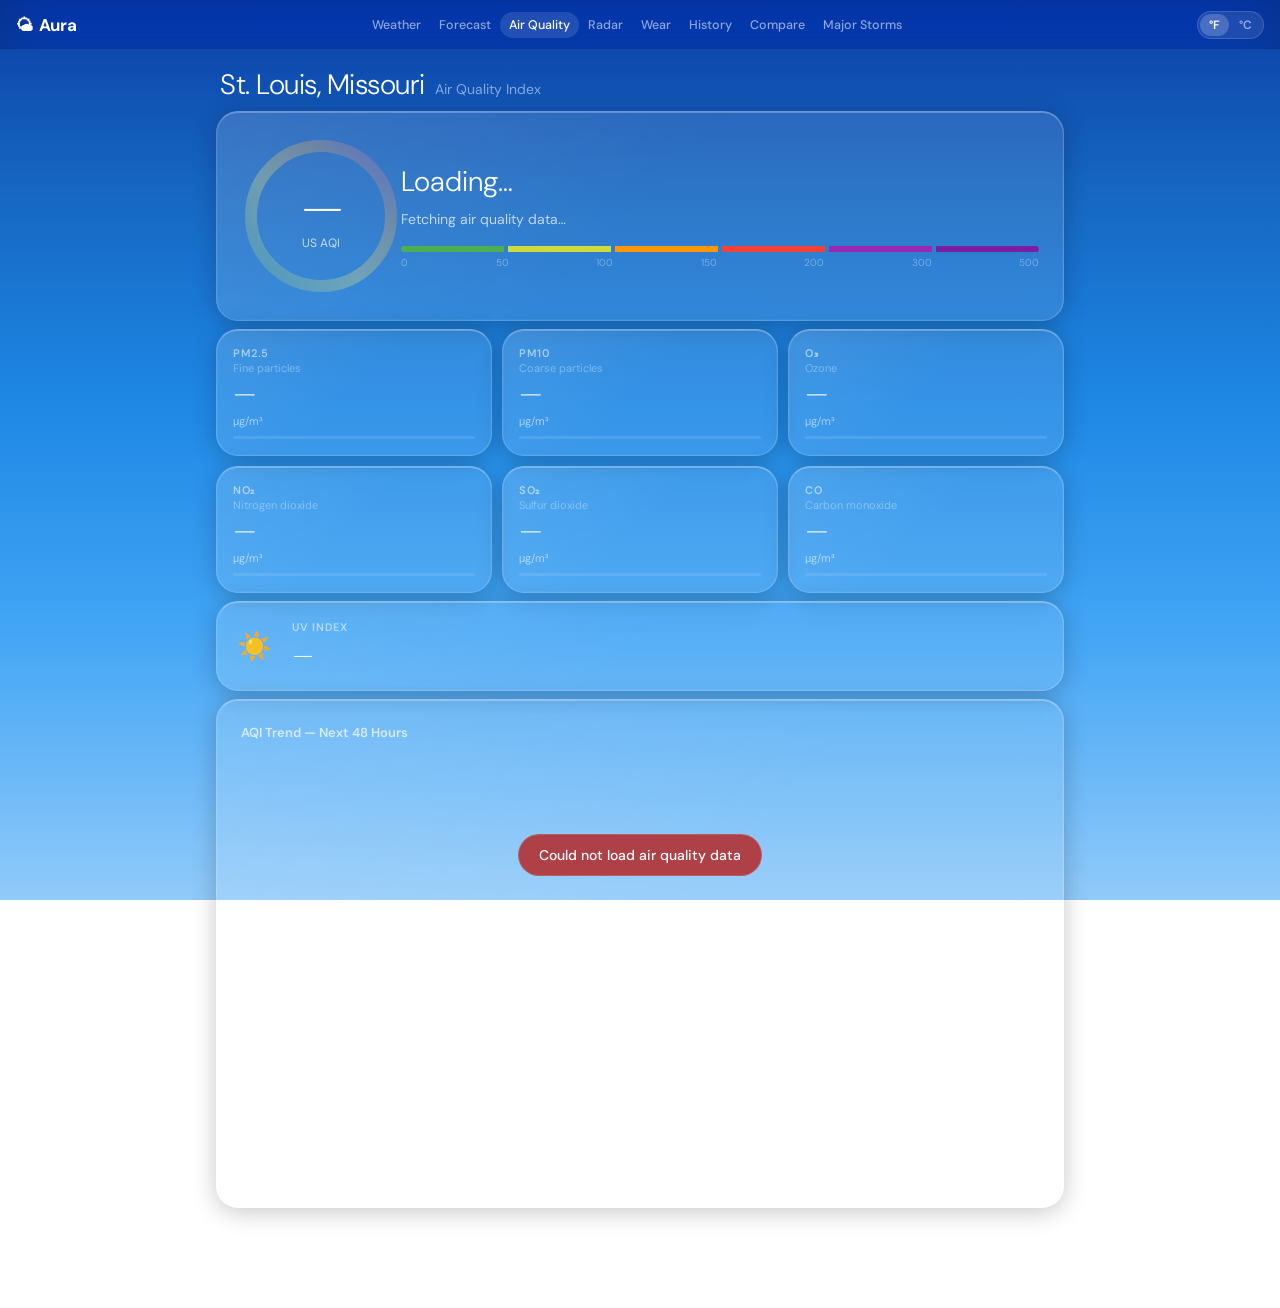
<file: air-quality.html>
<!DOCTYPE html>
<html lang="en">
<head>
  <meta charset="UTF-8" />
  <meta name="viewport" content="width=device-width, initial-scale=1.0" />
  <title>Air Quality — Aura Weather</title>
  <meta name="description" content="Real-time air quality index, pollutant levels, and health guidance for your location." />

  <link rel="stylesheet" href="css/animations.css" />
  <link rel="stylesheet" href="css/main.css" />
</head>
<body>

<div id="weather-bg"></div>
<div id="particles"></div>

<nav class="site-nav">
  <a href="index.html" class="nav-brand">
    <span class="nav-brand-icon">🌤</span>
    Aura
  </a>

  <div class="nav-links">
    <a href="index.html"       class="nav-link">Weather</a>
    <a href="forecast.html"    class="nav-link">Forecast</a>
    <a href="air-quality.html" class="nav-link active">Air Quality</a>
    <a href="radar.html"       class="nav-link">Radar</a>
    <a href="outfit.html"      class="nav-link">Wear</a>
    <a href="timemachine.html" class="nav-link">History</a>
    <a href="compare.html"     class="nav-link">Compare</a>
    <a href="storms.html"      class="nav-link">Major Storms</a>
  </div>

  <div class="nav-right">
    <div class="unit-toggle" id="unit-toggle" role="group">
      <span class="unit-opt active" data-unit="F">°F</span>
      <span class="unit-opt"        data-unit="C">°C</span>
    </div>
  </div>
</nav>

<main class="page-wrapper page-enter">

  <!-- Page heading -->
  <div style="padding:16px 4px 0;display:flex;align-items:baseline;gap:10px;">
    <h1 id="page-city"
        style="font-size:28px;font-weight:300;color:white;letter-spacing:-0.5px">—</h1>
    <span id="page-sub"
          style="font-size:14px;color:rgba(255,255,255,0.5)">Air Quality Index</span>
  </div>

  <!-- AQI hero -->
  <div class="glass aqi-hero-card">
    <div class="aqi-ring-wrap">
      <svg class="aqi-ring-svg" viewBox="0 0 160 160" aria-hidden="true">
        <!-- Background track -->
        <circle cx="80" cy="80" r="70" fill="none"
                stroke="rgba(255,255,255,0.1)" stroke-width="12"/>
        <!-- Colorized track (decorative) -->
        <circle cx="80" cy="80" r="70" fill="none"
                stroke="url(#aqiGrad)" stroke-width="12"
                stroke-dasharray="440" stroke-dashoffset="0"
                opacity="0.2" stroke-linecap="round"/>
        <!-- Progress arc -->
        <circle id="aqi-arc" cx="80" cy="80" r="70" fill="none"
                stroke="#4CAF50" stroke-width="12"
                stroke-dasharray="440" stroke-dashoffset="440"
                stroke-linecap="round"
                style="transition: stroke-dashoffset 1.5s cubic-bezier(0.4,0,0.2,1),
                                   stroke 0.8s ease"/>
        <defs>
          <linearGradient id="aqiGrad" x1="0" y1="0" x2="1" y2="1">
            <stop offset="0%"   stop-color="#4CAF50"/>
            <stop offset="40%"  stop-color="#FFEB3B"/>
            <stop offset="70%"  stop-color="#FF9800"/>
            <stop offset="100%" stop-color="#9C27B0"/>
          </linearGradient>
        </defs>
      </svg>
      <div class="aqi-ring-center">
        <div class="aqi-number" id="aqi-number">—</div>
        <div class="aqi-label">US AQI</div>
      </div>
    </div>

    <div class="aqi-info">
      <div class="aqi-category" id="aqi-category">Loading…</div>
      <div class="aqi-guidance" id="aqi-guidance">Fetching air quality data…</div>

      <!-- AQI scale bar -->
      <div class="aqi-scale" aria-hidden="true">
        <div class="aqi-scale-seg" style="background:#4CAF50"></div>
        <div class="aqi-scale-seg" style="background:#CDDC39"></div>
        <div class="aqi-scale-seg" style="background:#FF9800"></div>
        <div class="aqi-scale-seg" style="background:#F44336"></div>
        <div class="aqi-scale-seg" style="background:#9C27B0"></div>
        <div class="aqi-scale-seg" style="background:#7B1FA2"></div>
      </div>
      <div style="display:flex;justify-content:space-between;margin-top:4px;
                  font-size:10px;color:rgba(255,255,255,0.35)">
        <span>0</span><span>50</span><span>100</span>
        <span>150</span><span>200</span><span>300</span><span>500</span>
      </div>
    </div>
  </div>

  <!-- Pollutant cards grid -->
  <div class="pollutant-grid" id="pollutant-grid">
    <!-- PM2.5 -->
    <div class="glass pollutant-card" id="pm25-card">
      <div class="pollutant-name">PM2.5</div>
      <div class="pollutant-full-name">Fine particles</div>
      <div class="pollutant-value" id="pm25-val">—</div>
      <div class="pollutant-unit">μg/m³</div>
      <div class="pollutant-bar-track">
        <div class="pollutant-bar-fill" id="pm25-bar"
             style="width:0%;background:linear-gradient(90deg,#64B5F6,#1976D2)"></div>
      </div>
    </div>
    <!-- PM10 -->
    <div class="glass pollutant-card" id="pm10-card">
      <div class="pollutant-name">PM10</div>
      <div class="pollutant-full-name">Coarse particles</div>
      <div class="pollutant-value" id="pm10-val">—</div>
      <div class="pollutant-unit">μg/m³</div>
      <div class="pollutant-bar-track">
        <div class="pollutant-bar-fill" id="pm10-bar"
             style="width:0%;background:linear-gradient(90deg,#81C784,#388E3C)"></div>
      </div>
    </div>
    <!-- Ozone -->
    <div class="glass pollutant-card" id="ozone-card">
      <div class="pollutant-name">O₃</div>
      <div class="pollutant-full-name">Ozone</div>
      <div class="pollutant-value" id="ozone-val">—</div>
      <div class="pollutant-unit">μg/m³</div>
      <div class="pollutant-bar-track">
        <div class="pollutant-bar-fill" id="ozone-bar"
             style="width:0%;background:linear-gradient(90deg,#FFD54F,#F57F17)"></div>
      </div>
    </div>
    <!-- NO2 -->
    <div class="glass pollutant-card" id="no2-card">
      <div class="pollutant-name">NO₂</div>
      <div class="pollutant-full-name">Nitrogen dioxide</div>
      <div class="pollutant-value" id="no2-val">—</div>
      <div class="pollutant-unit">μg/m³</div>
      <div class="pollutant-bar-track">
        <div class="pollutant-bar-fill" id="no2-bar"
             style="width:0%;background:linear-gradient(90deg,#CE93D8,#7B1FA2)"></div>
      </div>
    </div>
    <!-- SO2 -->
    <div class="glass pollutant-card" id="so2-card">
      <div class="pollutant-name">SO₂</div>
      <div class="pollutant-full-name">Sulfur dioxide</div>
      <div class="pollutant-value" id="so2-val">—</div>
      <div class="pollutant-unit">μg/m³</div>
      <div class="pollutant-bar-track">
        <div class="pollutant-bar-fill" id="so2-bar"
             style="width:0%;background:linear-gradient(90deg,#FFAB91,#E64A19)"></div>
      </div>
    </div>
    <!-- CO -->
    <div class="glass pollutant-card" id="co-card">
      <div class="pollutant-name">CO</div>
      <div class="pollutant-full-name">Carbon monoxide</div>
      <div class="pollutant-value" id="co-val">—</div>
      <div class="pollutant-unit">μg/m³</div>
      <div class="pollutant-bar-track">
        <div class="pollutant-bar-fill" id="co-bar"
             style="width:0%;background:linear-gradient(90deg,#A5D6A7,#2E7D32)"></div>
      </div>
    </div>
  </div>

  <!-- UV Index banner (from AQ API) -->
  <div class="glass module-card" id="uv-banner"
       style="flex-direction:row;align-items:center;gap:20px;min-height:0;padding:18px 20px;margin:0">
    <span style="font-size:28px">☀️</span>
    <div>
      <div class="card-label" style="margin-bottom:4px">UV Index</div>
      <div style="font-size:26px;font-weight:200;color:white">
        <span id="aq-uv-num">—</span>
        <span style="font-size:14px;color:rgba(255,255,255,0.6);margin-left:6px" id="aq-uv-cat"></span>
      </div>
    </div>
    <div style="margin-left:auto;font-size:13px;color:rgba(255,255,255,0.5);max-width:220px;text-align:right"
         id="uv-advice"></div>
  </div>

  <!-- AQI hourly chart -->
  <div class="glass aqi-chart-card">
    <div class="forecast-chart-title">
      AQI Trend — Next 48 Hours
    </div>
    <canvas id="aqi-chart" height="160"></canvas>
  </div>

</main>

<div id="loading-overlay"><div class="spinner"></div></div>
<div id="toast" role="alert"></div>

<script src="js/codes.js"></script>
<script src="js/utils.js"></script>
<script src="js/api.js"></script>
<script src="js/aqi.js"></script>
</body>
</html>
</file>
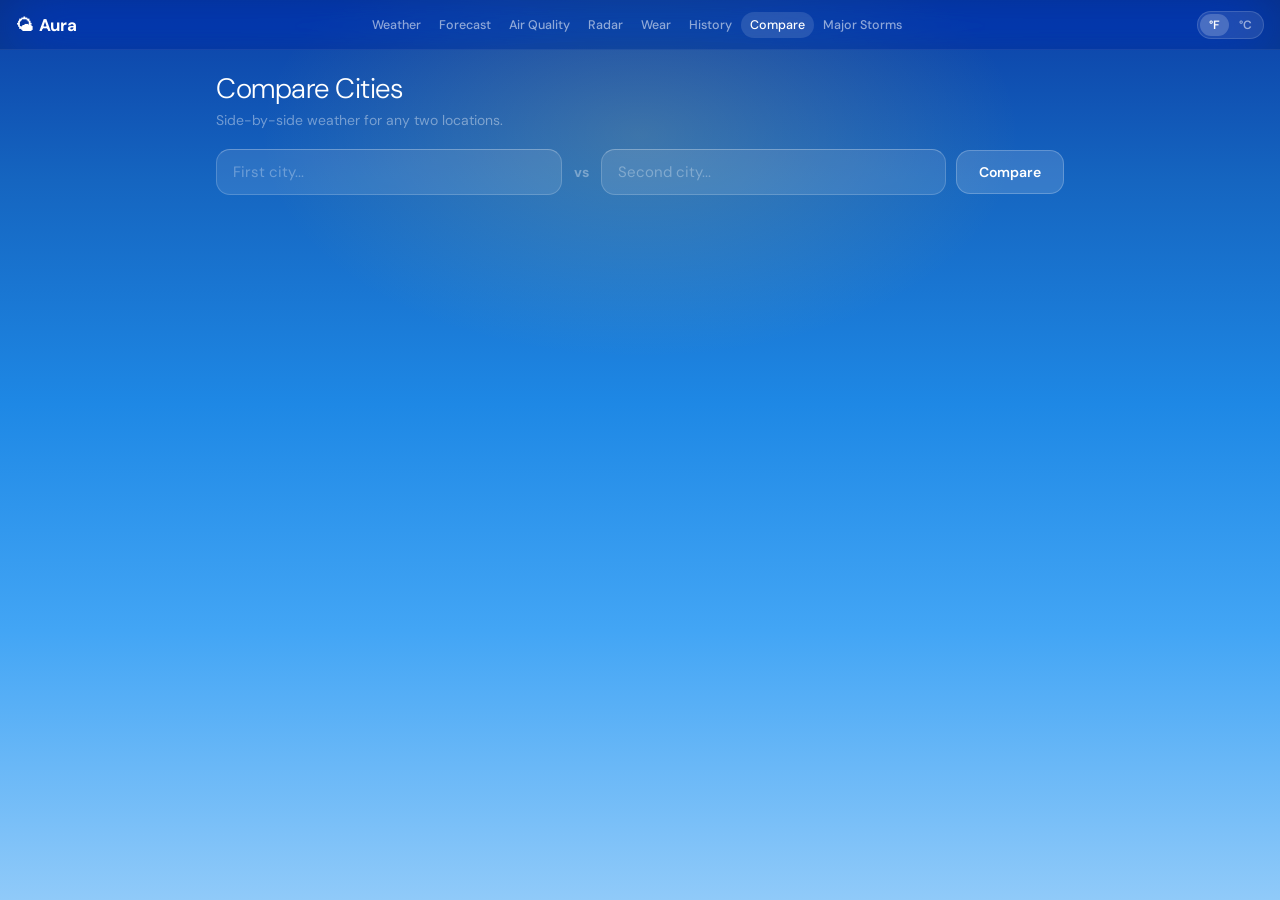
<file: compare.html>
<!DOCTYPE html>
<html lang="en">
<head>
  <meta charset="UTF-8"/>
  <meta name="viewport" content="width=device-width, initial-scale=1.0"/>
  <title>Compare Cities — Aura Weather</title>
  <link rel="stylesheet" href="css/animations.css"/>
  <link rel="stylesheet" href="css/main.css"/>
  <style>
    .cmp-page { max-width: 880px; margin: 0 auto; padding: 0 16px 80px; }
    .cmp-heading { font-size: 28px; font-weight: 300; color: white; letter-spacing: -0.5px; margin: 20px 0 4px; }
    .cmp-sub { font-size: 14px; color: rgba(255,255,255,0.40); margin-bottom: 20px; }

    /* Search bar row */
    .cmp-search-row { display: flex; align-items: center; gap: 10px; margin-bottom: 14px; }
    .cmp-search-wrap { flex: 1; position: relative; }
    .cmp-search-input { width: 100%; background: rgba(255,255,255,0.10); border: 1px solid rgba(255,255,255,0.18); border-top-color: rgba(255,255,255,0.28); border-radius: 14px; padding: 12px 16px; font-size: 15px; color: white; font-family: inherit; outline: none; transition: all 0.18s; }
    .cmp-search-input::placeholder { color: rgba(255,255,255,0.30); }
    .cmp-search-input:focus { background: rgba(255,255,255,0.14); border-color: rgba(255,255,255,0.35); }
    .cmp-drop { position: absolute; top: calc(100% + 6px); left: 0; right: 0; z-index: 200; border-radius: 14px; overflow: hidden; display: none; max-height: 280px; overflow-y: auto; background: rgba(14,16,30,0.96); backdrop-filter: blur(40px); border: 1px solid rgba(255,255,255,0.14); box-shadow: 0 8px 40px rgba(0,0,0,0.55); }
    .cmp-drop.open { display: block; }
    .cmp-drop-item { padding: 11px 16px; cursor: pointer; border-bottom: 1px solid rgba(255,255,255,0.06); transition: background 0.12s; }
    .cmp-drop-item:hover { background: rgba(255,255,255,0.08); }
    .cmp-vs { font-size: 14px; font-weight: 700; color: rgba(255,255,255,0.35); padding: 0 2px; flex-shrink: 0; }
    #cmp-go { padding: 12px 22px; border-radius: 14px; background: rgba(255,255,255,0.14); border: 1px solid rgba(255,255,255,0.22); color: white; font-size: 14px; font-weight: 600; font-family: inherit; cursor: pointer; transition: all 0.15s; white-space: nowrap; }
    #cmp-go:hover { background: rgba(255,255,255,0.24); }

    /* Dual hero */
    .cmp-heroes { display: grid; grid-template-columns: 1fr 1fr; gap: 12px; margin-bottom: 12px; }
    .cmp-hero { padding: 20px; border-radius: 20px; }
    .cmp-hero-city { font-size: 20px; font-weight: 600; color: white; }
    .cmp-hero-state { font-size: 12px; color: rgba(255,255,255,0.40); margin-bottom: 8px; }
    .cmp-hero-icon { font-size: 36px; line-height: 1; margin-bottom: 4px; }
    .cmp-hero-temp { font-size: 48px; font-weight: 200; color: white; letter-spacing: -2px; line-height: 1; }
    .cmp-hero-condition { font-size: 14px; color: rgba(255,255,255,0.55); margin-top: 4px; }
    .cmp-hero-hilo { font-size: 13px; color: rgba(255,255,255,0.45); margin-top: 6px; display: flex; gap: 8px; }

    /* Metrics */
    .cmp-metrics-card { padding: 18px 20px; margin-bottom: 12px; }
    .cmp-metrics-header { display: flex; justify-content: space-between; margin-bottom: 14px; }
    .cmp-city-legend { font-size: 12px; font-weight: 600; display: flex; gap: 16px; }
    .legend-a { color: #64B5F6; } .legend-b { color: #F48FB1; }
    .cmp-metrics-list { display: flex; flex-direction: column; gap: 12px; }
    .metric-label { font-size: 11px; font-weight: 600; text-transform: uppercase; letter-spacing: 0.5px; color: rgba(255,255,255,0.35); margin-bottom: 5px; }
    .metric-row { display: flex; align-items: center; gap: 10px; }
    .metric-val-a, .metric-val-b { font-size: 15px; font-weight: 600; color: rgba(255,255,255,0.55); min-width: 60px; }
    .metric-val-a { text-align: right; } .metric-val-b { text-align: left; }
    .metric-val-a.winner, .metric-val-b.winner { color: white; }
    .metric-bars { flex: 1; display: flex; flex-direction: column; gap: 4px; }
    .metric-bar-wrap { height: 4px; background: rgba(255,255,255,0.08); border-radius: 2px; overflow: hidden; }
    .metric-bar-fill { height: 100%; border-radius: 2px; transition: width 0.8s cubic-bezier(0.4,0,0.2,1); }

    /* Chart */
    .cmp-chart-card { padding: 20px; margin-bottom: 12px; }
    .cmp-chart-header { display: flex; align-items: center; justify-content: space-between; margin-bottom: 14px; }
    .cmp-chart-title { font-size: 12px; font-weight: 600; text-transform: uppercase; letter-spacing: 0.5px; color: rgba(255,255,255,0.40); }
    .cmp-legend { display: flex; gap: 16px; }
    .cmp-legend-item { display: flex; align-items: center; gap: 6px; font-size: 12px; color: rgba(255,255,255,0.50); }
    .cmp-legend-dot { width: 10px; height: 3px; border-radius: 2px; }
    #cmp-chart { width: 100%; display: block; }

    @media (max-width: 560px) {
      .cmp-search-row { flex-wrap: wrap; }
      .cmp-search-wrap { flex: 1 1 calc(50% - 20px); }
      .cmp-vs { display: none; }
      .cmp-heroes { grid-template-columns: 1fr; }
      .metric-val-a, .metric-val-b { min-width: 48px; font-size: 13px; }
    }
  </style>
</head>
<body>
<div id="weather-bg" class="bg-partly-day"></div>
<div id="particles" aria-hidden="true"></div>

<nav class="site-nav">
  <a href="index.html" class="nav-brand"><span class="nav-brand-icon">🌤</span>Aura</a>
  <div class="nav-links">
    <a href="index.html"       class="nav-link">Weather</a>
    <a href="forecast.html"    class="nav-link">Forecast</a>
    <a href="air-quality.html" class="nav-link">Air Quality</a>
    <a href="radar.html"       class="nav-link">Radar</a>
    <a href="outfit.html"      class="nav-link">Wear</a>
    <a href="timemachine.html" class="nav-link">History</a>
    <a href="compare.html"     class="nav-link active">Compare</a>
    <a href="storms.html"      class="nav-link">Major Storms</a>
  </div>
  <div class="nav-right">
    <div class="unit-toggle" id="unit-toggle" role="group">
      <span class="unit-opt active" data-unit="F">°F</span>
      <span class="unit-opt"        data-unit="C">°C</span>
    </div>
  </div>
</nav>

<div class="cmp-page page-enter">
  <h1 class="cmp-heading">Compare Cities</h1>
  <p class="cmp-sub">Side-by-side weather for any two locations.</p>

  <div class="cmp-search-row">
    <div class="cmp-search-wrap">
      <input class="cmp-search-input" id="search-a" placeholder="First city..." autocomplete="off"/>
      <div class="cmp-drop" id="drop-a"></div>
    </div>
    <span class="cmp-vs">vs</span>
    <div class="cmp-search-wrap">
      <input class="cmp-search-input" id="search-b" placeholder="Second city..." autocomplete="off"/>
      <div class="cmp-drop" id="drop-b"></div>
    </div>
    <button id="cmp-go">Compare</button>
  </div>

  <div id="cmp-result" style="display:none">
    <div class="cmp-heroes">
      <div class="glass cmp-hero" id="cmp-hero-a">
        <div class="cmp-hero-city" id="cmp-a-city">—</div>
        <div class="cmp-hero-state" id="cmp-a-state">—</div>
        <div class="cmp-hero-icon" id="cmp-a-icon">—</div>
        <div class="cmp-hero-temp" id="cmp-a-temp">—</div>
        <div class="cmp-hero-condition" id="cmp-a-condition">—</div>
        <div class="cmp-hero-hilo"><span id="cmp-a-high">—</span><span id="cmp-a-low">—</span></div>
      </div>
      <div class="glass cmp-hero" id="cmp-hero-b">
        <div class="cmp-hero-city" id="cmp-b-city">—</div>
        <div class="cmp-hero-state" id="cmp-b-state">—</div>
        <div class="cmp-hero-icon" id="cmp-b-icon">—</div>
        <div class="cmp-hero-temp" id="cmp-b-temp">—</div>
        <div class="cmp-hero-condition" id="cmp-b-condition">—</div>
        <div class="cmp-hero-hilo"><span id="cmp-b-high">—</span><span id="cmp-b-low">—</span></div>
      </div>
    </div>

    <div class="glass cmp-metrics-card">
      <div class="cmp-metrics-header">
        <div class="cmp-city-legend">
          <span class="legend-a" id="legend-a-name">City A</span>
          <span class="legend-b" id="legend-b-name">City B</span>
        </div>
      </div>
      <div class="cmp-metrics-list">
        <div id="metric-temp"></div>
        <div id="metric-feels"></div>
        <div id="metric-humidity"></div>
        <div id="metric-wind"></div>
        <div id="metric-uv"></div>
        <div id="metric-pressure"></div>
        <div id="metric-precip"></div>
      </div>
    </div>

    <div class="glass cmp-chart-card">
      <div class="cmp-chart-header">
        <div class="cmp-chart-title">7-Day High Temperature</div>
        <div class="cmp-legend">
          <div class="cmp-legend-item"><div class="cmp-legend-dot" style="background:#64B5F6"></div><span id="chart-legend-a">City A</span></div>
          <div class="cmp-legend-item"><div class="cmp-legend-dot" style="background:#F48FB1"></div><span id="chart-legend-b">City B</span></div>
        </div>
      </div>
      <canvas id="cmp-chart"></canvas>
    </div>
  </div>
</div>

<div id="loading-overlay"><div class="spinner"></div></div>
<div id="toast" role="alert"></div>

<script src="js/codes.js"></script>
<script src="js/utils.js"></script>
<script src="js/api.js"></script>
<script src="js/compare.js"></script>
</body>
</html>
</file>
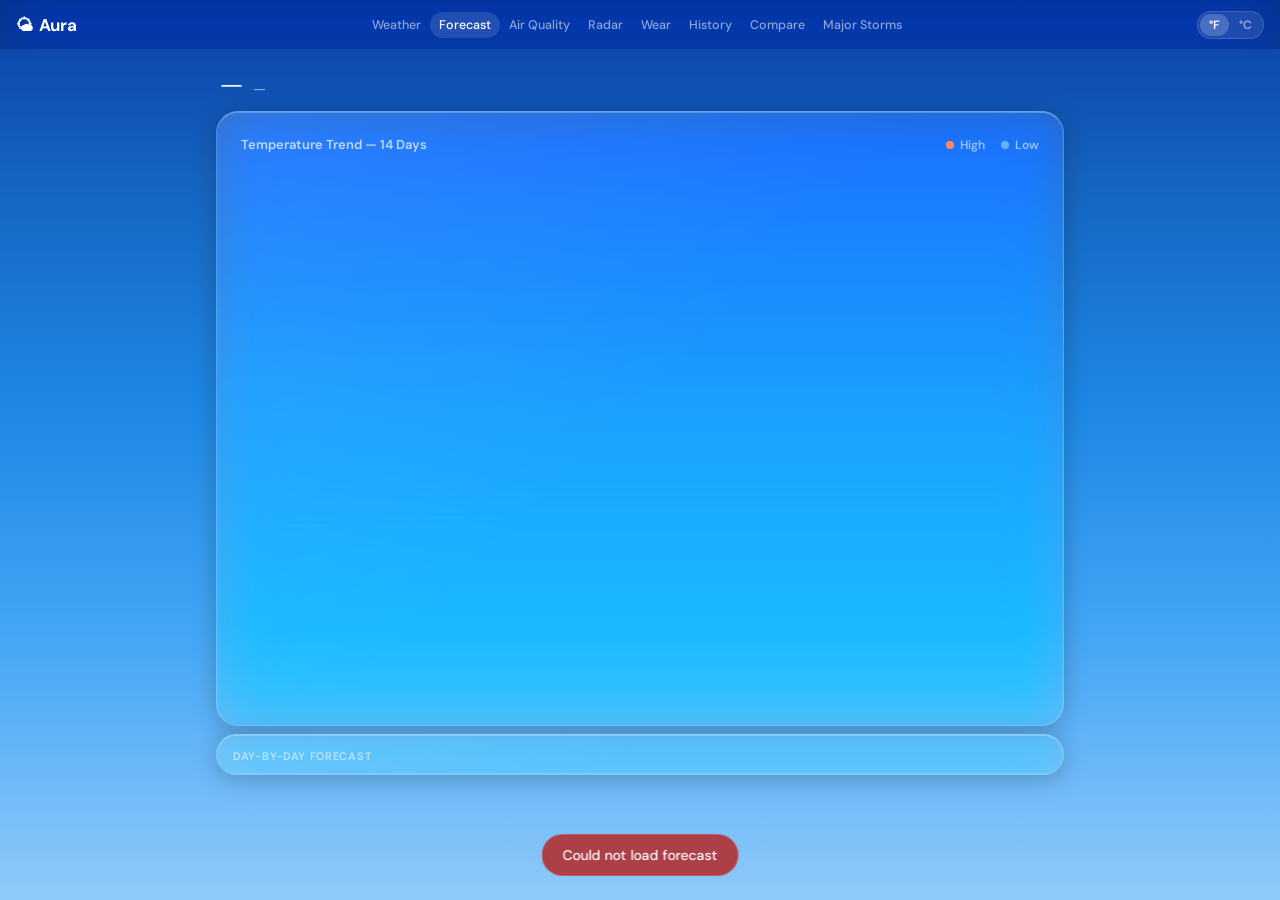
<file: forecast.html>
<!DOCTYPE html>
<html lang="en">
<head>
  <meta charset="UTF-8" />
  <meta name="viewport" content="width=device-width, initial-scale=1.0" />
  <title>Forecast — Aura Weather</title>
  <meta name="description" content="Extended 14-day weather forecast with hourly breakdowns and temperature trends." />

  <link rel="stylesheet" href="css/animations.css" />
  <link rel="stylesheet" href="css/main.css" />
</head>
<body>

<div id="weather-bg"></div>
<div id="particles"></div>

<nav class="site-nav">
  <a href="index.html" class="nav-brand">
    <span class="nav-brand-icon">🌤</span>
    Aura
  </a>

  <div class="nav-links">
    <a href="index.html"       class="nav-link">Weather</a>
    <a href="forecast.html"    class="nav-link active">Forecast</a>
    <a href="air-quality.html" class="nav-link">Air Quality</a>
    <a href="radar.html"       class="nav-link">Radar</a>
    <a href="outfit.html"      class="nav-link">Wear</a>
    <a href="timemachine.html" class="nav-link">History</a>
    <a href="compare.html"     class="nav-link">Compare</a>
    <a href="storms.html"      class="nav-link">Major Storms</a>
  </div>

  <div class="nav-right">
    <div class="unit-toggle" id="unit-toggle" role="group">
      <span class="unit-opt active" data-unit="F">°F</span>
      <span class="unit-opt"        data-unit="C">°C</span>
    </div>
  </div>
</nav>

<main class="page-wrapper page-enter">

  <!-- Location heading -->
  <div style="padding: 16px 4px 0; display:flex; align-items:baseline; gap:10px;">
    <h1 id="page-city"
        style="font-size:28px;font-weight:300;color:white;letter-spacing:-0.5px">—</h1>
    <span id="page-date"
          style="font-size:15px;color:rgba(255,255,255,0.55)">—</span>
  </div>

  <!-- Temperature chart card -->
  <div class="glass forecast-chart-card">
    <div class="forecast-chart-title">
      Temperature Trend — 14 Days
      <div class="chart-legend">
        <div class="legend-item">
          <div class="legend-dot" style="background:#FF8A65"></div>
          High
        </div>
        <div class="legend-item">
          <div class="legend-dot" style="background:#64B5F6"></div>
          Low
        </div>
      </div>
    </div>
    <canvas id="temp-chart" height="200"></canvas>
  </div>

  <!-- 14-day list with expandable hourly rows -->
  <div class="glass forecast-list-card" id="forecast-list">
    <div class="section-label">Day-by-Day Forecast</div>
    <div id="forecast-rows"></div>
  </div>

</main>

<div id="loading-overlay"><div class="spinner"></div></div>
<div id="toast" role="alert"></div>

<script src="js/codes.js"></script>
<script src="js/utils.js"></script>
<script src="js/api.js"></script>
<script src="js/forecast.js"></script>
</body>
</html>
</file>
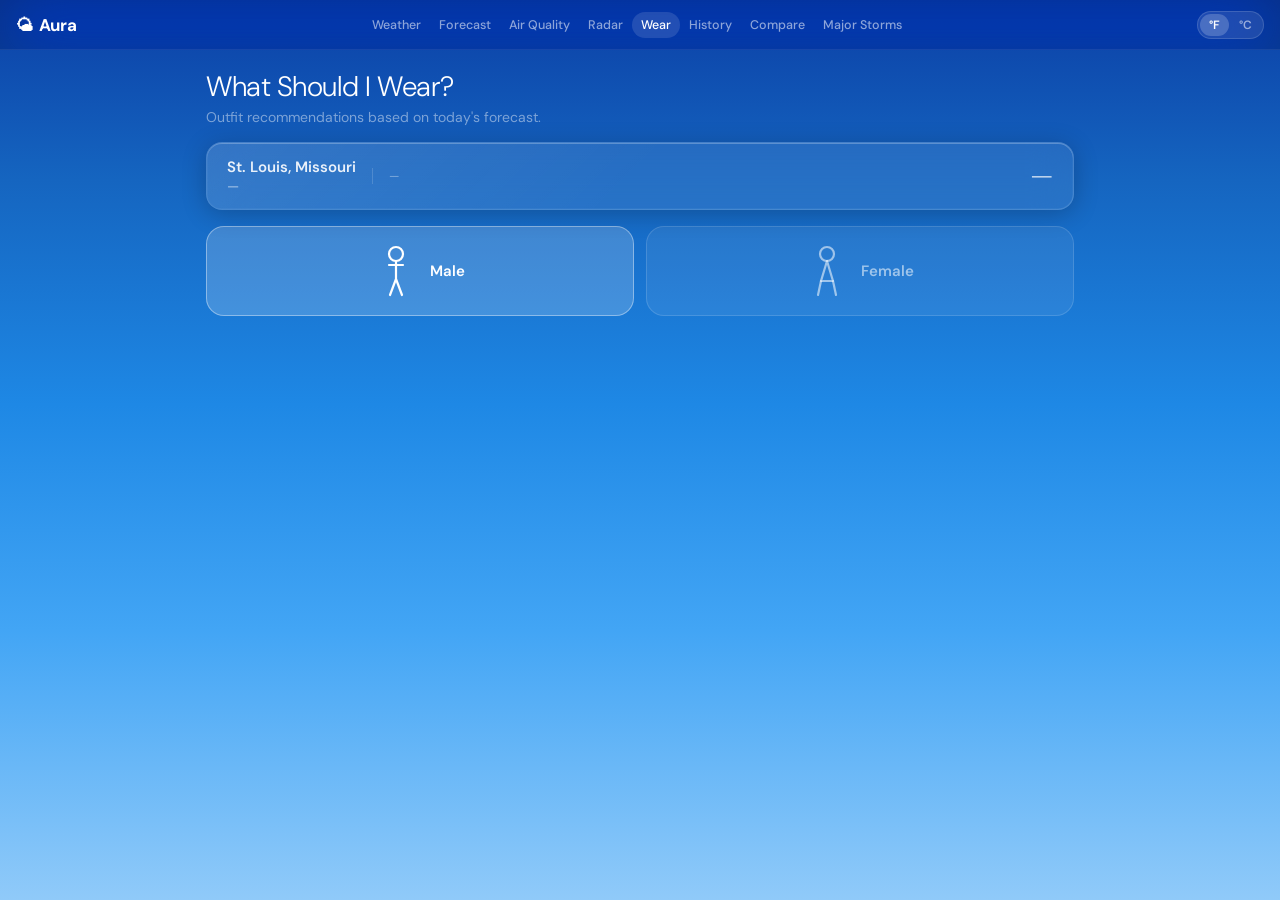
<file: outfit.html>
<!DOCTYPE html>
<html lang="en">
<head>
  <meta charset="UTF-8"/>
  <meta name="viewport" content="width=device-width, initial-scale=1.0"/>
  <title>What Should I Wear — Aura Weather</title>
  <link rel="stylesheet" href="css/animations.css"/>
  <link rel="stylesheet" href="css/main.css"/>
  <style>
    /* ── Outfit page specific ─────────────────────── */
    .outfit-page { max-width: 900px; margin: 0 auto; padding: 0 16px 80px; }

    /* Context bar */
    .outfit-context-bar {
      display: flex; align-items: center; gap: 16px;
      padding: 14px 20px; margin: 12px 0;
      background: rgba(255,255,255,0.08);
      border: 1px solid rgba(255,255,255,0.14);
      border-radius: 16px; backdrop-filter: blur(20px);
    }
    .outfit-location-name {
      font-size: 15px; font-weight: 600; color: rgba(255,255,255,0.9);
    }
    .outfit-temp-display {
      font-size: 28px; font-weight: 200; color: white; letter-spacing: -1px;
      margin-left: auto;
    }
    .outfit-condition-text {
      font-size: 14px; color: rgba(255,255,255,0.6);
    }
    .outfit-feels-text {
      font-size: 12px; color: rgba(255,255,255,0.4);
      border-left: 1px solid rgba(255,255,255,0.15); padding-left: 16px;
    }

    /* Gender selector */
    .gender-selector {
      display: flex; gap: 12px; margin: 16px 0;
    }
    .gender-card {
      flex: 1; display: flex; align-items: center; justify-content: center;
      gap: 14px; padding: 18px 24px; border-radius: 18px; cursor: pointer;
      background: rgba(255,255,255,0.07);
      border: 1px solid rgba(255,255,255,0.14);
      transition: all 0.2s ease; font-family: inherit;
      color: rgba(255,255,255,0.55); font-size: 15px; font-weight: 600;
    }
    .gender-card:hover { background: rgba(255,255,255,0.12); color: white; }
    .gender-card.active {
      background: rgba(255,255,255,0.18);
      border-color: rgba(255,255,255,0.38);
      color: white;
    }
    .gender-figure {
      width: 40px; height: 52px; flex-shrink: 0;
    }

    /* Outfit grid */
    .outfit-grid { margin: 8px 0; }
    .outfit-section { margin-bottom: 24px; }
    .outfit-section-label {
      font-size: 11px; font-weight: 700; letter-spacing: 0.8px;
      text-transform: uppercase; color: rgba(255,255,255,0.4);
      margin-bottom: 10px; padding: 0 2px;
    }
    .outfit-items-row {
      display: flex; gap: 10px; flex-wrap: wrap;
    }
    .outfit-item-card {
      display: flex; flex-direction: column; align-items: center;
      padding: 16px 12px 14px;
      background: rgba(255,255,255,0.07);
      border: 1px solid rgba(255,255,255,0.12);
      border-top-color: rgba(255,255,255,0.20);
      border-radius: 18px; min-width: 120px; max-width: 140px; flex: 1;
      backdrop-filter: blur(16px);
      transition: transform 0.2s ease, background 0.2s ease;
      animation: card-in 0.35s ease both;
      cursor: default;
    }
    .outfit-item-card:hover {
      transform: translateY(-3px);
      background: rgba(255,255,255,0.12);
    }
    .outfit-icon {
      width: 80px; height: 68px;
      display: flex; align-items: center; justify-content: center;
      margin-bottom: 10px;
    }
    .outfit-icon svg { width: 100%; height: 100%; overflow: visible; }
    .outfit-item-label {
      font-size: 13px; font-weight: 600; color: rgba(255,255,255,0.9);
      text-align: center; margin-bottom: 5px;
    }
    .outfit-item-reason {
      font-size: 10.5px; color: rgba(255,255,255,0.40);
      text-align: center; line-height: 1.45;
    }

    /* Advisories */
    .outfit-advisories { display: flex; flex-direction: column; gap: 8px; margin: 16px 0 0; }
    .outfit-advisory {
      display: flex; align-items: center; gap: 14px;
      padding: 12px 16px; border-radius: 14px;
      background: rgba(255,255,255,0.06);
      border: 1px solid rgba(255,255,255,0.10);
    }
    .advisory-icon { flex-shrink: 0; width: 22px; height: 22px; }
    .advisory-text { font-size: 13.5px; color: rgba(255,255,255,0.75); line-height: 1.45; }

    /* Page heading */
    .outfit-page-heading {
      font-size: 28px; font-weight: 300; color: white;
      letter-spacing: -0.5px; margin: 20px 0 4px; line-height: 1.2;
    }
    .outfit-page-sub {
      font-size: 14px; color: rgba(255,255,255,0.45); margin-bottom: 16px;
    }

    @media (max-width: 600px) {
      .outfit-items-row { gap: 8px; }
      .outfit-item-card { min-width: 100px; padding: 12px 8px 10px; }
      .gender-card { padding: 14px 16px; font-size: 14px; }
      .outfit-feels-text { display: none; }
    }
  </style>
</head>
<body>

<div id="weather-bg"></div>
<div id="particles" aria-hidden="true"></div>

<nav class="site-nav">
  <a href="index.html" class="nav-brand">
    <span class="nav-brand-icon">🌤</span>Aura
  </a>
  <div class="nav-links">
    <a href="index.html"       class="nav-link">Weather</a>
    <a href="forecast.html"    class="nav-link">Forecast</a>
    <a href="air-quality.html" class="nav-link">Air Quality</a>
    <a href="radar.html"       class="nav-link">Radar</a>
    <a href="outfit.html"      class="nav-link active">Wear</a>
    <a href="timemachine.html" class="nav-link">History</a>
    <a href="compare.html"     class="nav-link">Compare</a>
    <a href="storms.html"      class="nav-link">Major Storms</a>
  </div>
  <div class="nav-right">
    <div class="unit-toggle" id="unit-toggle" role="group">
      <span class="unit-opt active" data-unit="F">°F</span>
      <span class="unit-opt"        data-unit="C">°C</span>
    </div>
  </div>
</nav>

<div class="outfit-page page-enter">

  <h1 class="outfit-page-heading">What Should I Wear?</h1>
  <p class="outfit-page-sub">Outfit recommendations based on today's forecast.</p>

  <!-- Weather context -->
  <div class="outfit-context-bar glass">
    <div>
      <div class="outfit-location-name" id="outfit-location">Loading...</div>
      <div class="outfit-condition-text" id="outfit-condition">—</div>
    </div>
    <div class="outfit-feels-text" id="outfit-feels">—</div>
    <div class="outfit-temp-display" id="outfit-temp">—</div>
  </div>

  <!-- Gender selector -->
  <div class="gender-selector">

    <button class="gender-card active" data-gender="male">
      <svg class="gender-figure" viewBox="0 0 40 52" fill="none" xmlns="http://www.w3.org/2000/svg">
        <circle cx="20" cy="9" r="7" stroke="currentColor" stroke-width="2.2" fill="none"/>
        <path d="M20,16 L20,34 M13,20 L27,20 M20,34 L14,50 M20,34 L26,50"
              stroke="currentColor" stroke-width="2.2" stroke-linecap="round"/>
      </svg>
      Male
    </button>

    <button class="gender-card" data-gender="female">
      <svg class="gender-figure" viewBox="0 0 40 52" fill="none" xmlns="http://www.w3.org/2000/svg">
        <circle cx="20" cy="9" r="7" stroke="currentColor" stroke-width="2.2" fill="none"/>
        <path d="M20,16 L14,36 L26,36 Z" stroke="currentColor" stroke-width="2.2"
              stroke-linecap="round" stroke-linejoin="round" fill="none"/>
        <line x1="14" y1="36" x2="11" y2="50" stroke="currentColor" stroke-width="2.2" stroke-linecap="round"/>
        <line x1="26" y1="36" x2="29" y2="50" stroke="currentColor" stroke-width="2.2" stroke-linecap="round"/>
      </svg>
      Female
    </button>

  </div>

  <!-- Outfit grid -->
  <div class="outfit-grid" id="outfit-grid"></div>

  <!-- Condition advisories -->
  <div class="outfit-advisories" id="outfit-advisories"></div>

</div>

<div id="loading-overlay"><div class="spinner"></div></div>
<div id="toast" role="alert"></div>

<script src="js/codes.js"></script>
<script src="js/utils.js"></script>
<script src="js/api.js"></script>
<script src="js/outfit.js"></script>
</body>
</html>
</file>
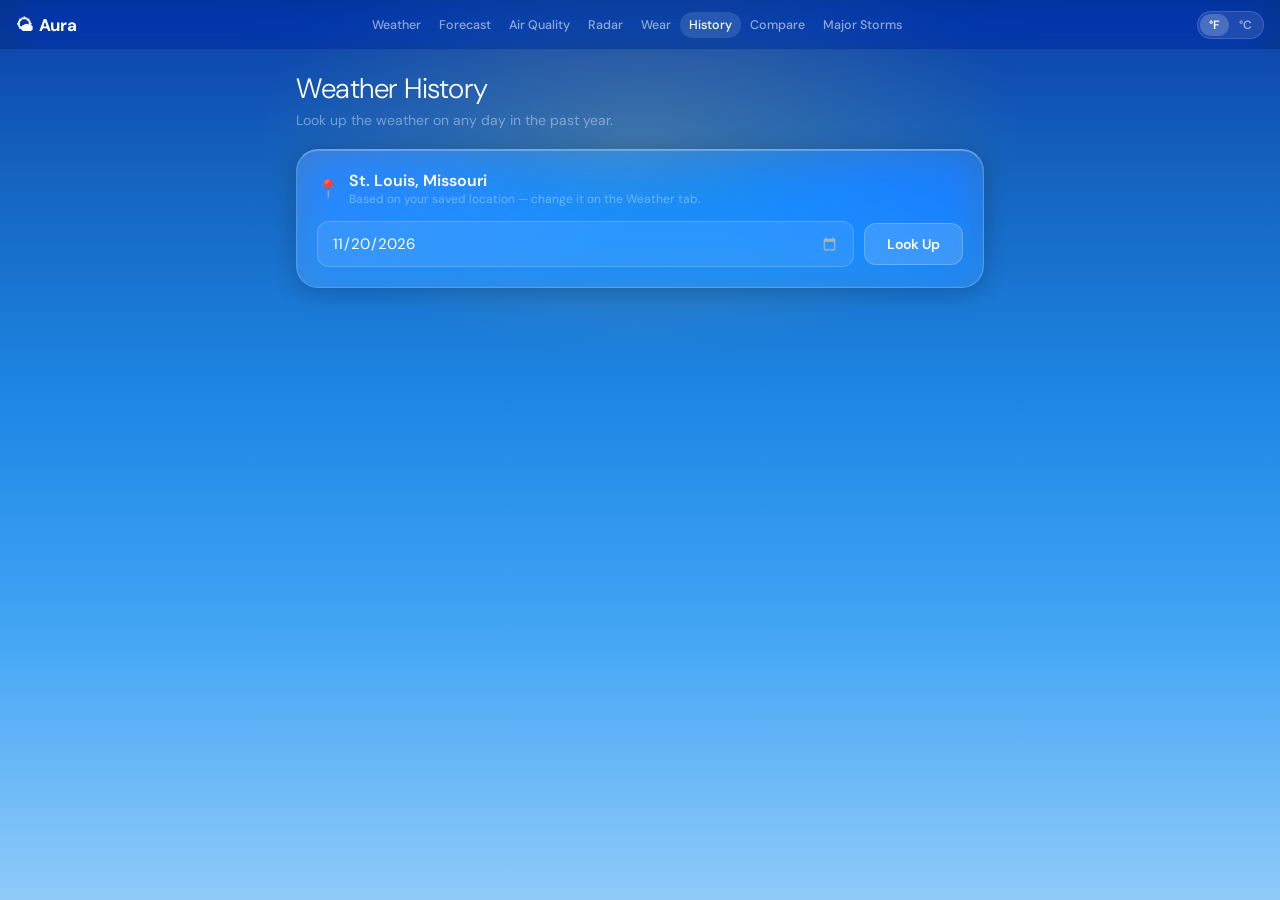
<file: timemachine.html>
<!DOCTYPE html>
<html lang="en">
<head>
  <meta charset="UTF-8"/>
  <meta name="viewport" content="width=device-width, initial-scale=1.0"/>
  <title>Weather History — Aura Weather</title>
  <link rel="stylesheet" href="css/animations.css"/>
  <link rel="stylesheet" href="css/main.css"/>
  <style>
    .tm-page { max-width: 720px; margin: 0 auto; padding: 0 16px 80px; }
    .tm-heading { font-size: 28px; font-weight: 300; color: white; letter-spacing: -0.5px; margin: 20px 0 4px; }
    .tm-sub { font-size: 14px; color: rgba(255,255,255,0.40); margin-bottom: 20px; }

    .tm-picker-card { padding: 20px; margin-bottom: 12px; display: flex; flex-direction: column; gap: 14px; }
    .tm-loc-row { display: flex; align-items: center; gap: 10px; }
    .tm-loc-icon { font-size: 18px; }
    .tm-loc-name { font-size: 16px; font-weight: 600; color: white; }
    .tm-loc-hint { font-size: 12px; color: rgba(255,255,255,0.35); }
    .tm-input-row { display: flex; gap: 10px; align-items: center; }
    #tm-date { flex: 1; background: rgba(255,255,255,0.08); border: 1px solid rgba(255,255,255,0.18); border-radius: 12px; padding: 11px 14px; font-size: 15px; color: white; font-family: inherit; outline: none; cursor: pointer; transition: border-color 0.15s; }
    #tm-date:focus { border-color: rgba(255,255,255,0.38); }
    #tm-date::-webkit-calendar-picker-indicator { filter: invert(0.7); cursor: pointer; }
    #tm-go { padding: 11px 22px; border-radius: 12px; background: rgba(255,255,255,0.14); border: 1px solid rgba(255,255,255,0.22); color: white; font-size: 14px; font-weight: 600; font-family: inherit; cursor: pointer; transition: all 0.15s; white-space: nowrap; }
    #tm-go:hover { background: rgba(255,255,255,0.22); }

    /* Result */
    .tm-result-hero { padding: 22px 24px; margin-bottom: 12px; }
    .tm-date-header { font-size: 13px; color: rgba(255,255,255,0.45); margin-bottom: 4px; }
    .tm-ago-chip { display: inline-block; padding: 3px 10px; border-radius: 20px; background: rgba(255,255,255,0.10); border: 1px solid rgba(255,255,255,0.14); font-size: 12px; font-weight: 600; color: rgba(255,255,255,0.55); margin-bottom: 14px; }
    .tm-hero-row { display: flex; align-items: center; gap: 16px; margin-bottom: 16px; }
    #tm-icon { font-size: 52px; line-height: 1; }
    .tm-temp-block { display: flex; flex-direction: column; gap: 4px; }
    .tm-hilo { display: flex; gap: 12px; }
    .tm-hi { font-size: 22px; font-weight: 300; color: #FFB74D; }
    .tm-lo { font-size: 22px; font-weight: 300; color: #90CAF9; }
    .tm-condition-label { font-size: 15px; color: rgba(255,255,255,0.60); }

    .tm-stats-grid { display: grid; grid-template-columns: repeat(4, 1fr); gap: 8px; margin-top: 16px; }
    .tm-stat { background: rgba(0,0,0,0.18); border-radius: 12px; padding: 10px 12px; }
    .tm-stat-label { font-size: 10px; font-weight: 600; text-transform: uppercase; letter-spacing: 0.5px; color: rgba(255,255,255,0.35); margin-bottom: 4px; }
    .tm-stat-val { font-size: 17px; font-weight: 500; color: white; }

    .tm-chart-card { padding: 20px; margin-bottom: 12px; }
    .tm-chart-title { font-size: 12px; font-weight: 600; text-transform: uppercase; letter-spacing: 0.5px; color: rgba(255,255,255,0.40); margin-bottom: 14px; }
    #tm-chart { width: 100%; display: block; }

    .tm-narrative-card { padding: 18px 20px; }
    .tm-narrative-text { font-size: 14px; color: rgba(255,255,255,0.70); line-height: 1.7; }

    #tm-error { padding: 14px 18px; background: rgba(180,40,40,0.15); border: 1px solid rgba(180,40,40,0.30); border-radius: 14px; color: rgba(255,180,180,0.80); font-size: 14px; display: none; margin-top: 12px; }

    @media (max-width: 520px) {
      .tm-stats-grid { grid-template-columns: 1fr 1fr; }
    }
  </style>
</head>
<body>
<div id="weather-bg" class="bg-partly-day"></div>
<div id="particles" aria-hidden="true"></div>

<nav class="site-nav">
  <a href="index.html" class="nav-brand"><span class="nav-brand-icon">🌤</span>Aura</a>
  <div class="nav-links">
    <a href="index.html"       class="nav-link">Weather</a>
    <a href="forecast.html"    class="nav-link">Forecast</a>
    <a href="air-quality.html" class="nav-link">Air Quality</a>
    <a href="radar.html"       class="nav-link">Radar</a>
    <a href="outfit.html"      class="nav-link">Wear</a>
    <a href="timemachine.html" class="nav-link active">History</a>
    <a href="compare.html"     class="nav-link">Compare</a>
    <a href="storms.html"      class="nav-link">Major Storms</a>
  </div>
  <div class="nav-right">
    <div class="unit-toggle" id="unit-toggle" role="group">
      <span class="unit-opt active" data-unit="F">°F</span>
      <span class="unit-opt"        data-unit="C">°C</span>
    </div>
  </div>
</nav>

<div class="tm-page page-enter">
  <h1 class="tm-heading">Weather History</h1>
  <p class="tm-sub">Look up the weather on any day in the past year.</p>

  <div class="glass tm-picker-card">
    <div class="tm-loc-row">
      <span class="tm-loc-icon">📍</span>
      <div>
        <div class="tm-loc-name" id="tm-location">Loading...</div>
        <div class="tm-loc-hint">Based on your saved location — change it on the Weather tab.</div>
      </div>
    </div>
    <div class="tm-input-row">
      <input type="date" id="tm-date" />
      <button id="tm-go">Look Up</button>
    </div>
  </div>

  <div id="tm-error" style="display:none"><span id="tm-error-msg">Could not load data. Try a date at least one week ago.</span></div>

  <div id="tm-result" style="display:none">
    <div class="glass tm-result-hero">
      <div class="tm-date-header" id="tm-date-label"></div>
      <div class="tm-ago-chip" id="tm-ago-label"></div>
      <div class="tm-hero-row">
        <div id="tm-icon">—</div>
        <div class="tm-temp-block">
          <div class="tm-hilo">
            <div class="tm-hi" id="tm-high">—</div>
            <div class="tm-lo" id="tm-low">—</div>
          </div>
          <div class="tm-condition-label" id="tm-condition">—</div>
        </div>
      </div>
      <div class="tm-stats-grid">
        <div class="tm-stat"><div class="tm-stat-label">Precipitation</div><div class="tm-stat-val" id="tm-precip">—</div></div>
        <div class="tm-stat"><div class="tm-stat-label">Max Wind</div><div class="tm-stat-val" id="tm-wind-max">—</div></div>
        <div class="tm-stat"><div class="tm-stat-label">Max Gusts</div><div class="tm-stat-val" id="tm-gusts">—</div></div>
        <div class="tm-stat"><div class="tm-stat-label">Sunshine</div><div class="tm-stat-val" id="tm-sunshine">—</div></div>
        <div class="tm-stat"><div class="tm-stat-label">Precip Hours</div><div class="tm-stat-val" id="tm-precip-hours">—</div></div>
        <div class="tm-stat"><div class="tm-stat-label">Sunrise</div><div class="tm-stat-val" id="tm-sunrise">—</div></div>
        <div class="tm-stat"><div class="tm-stat-label">Sunset</div><div class="tm-stat-val" id="tm-sunset">—</div></div>
      </div>
    </div>

    <div class="glass tm-chart-card">
      <div class="tm-chart-title">Hourly Temperature &amp; Precipitation</div>
      <canvas id="tm-chart"></canvas>
    </div>

    <div class="glass tm-narrative-card">
      <p class="tm-narrative-text" id="tm-narrative">—</p>
    </div>
  </div>
</div>

<div id="loading-overlay"><div class="spinner"></div></div>
<div id="toast" role="alert"></div>

<script src="js/codes.js"></script>
<script src="js/utils.js"></script>
<script src="js/api.js"></script>
<script src="js/timemachine.js"></script>
</body>
</html>
</file>
<file: css/animations.css>
/* ═══════════════════════════════════════════════════════════
   Aura Weather — Animated Backgrounds & Weather Effects
   ═══════════════════════════════════════════════════════════ */

/* ── Weather background gradients ─────────────────────── */

.bg-clear-day {
  background: linear-gradient(180deg,
    #0B3FA6 0%, #1565C0 20%, #1E88E5 45%, #42A5F5 70%, #90CAF9 100%
  );
  animation: sky-breathe 25s ease-in-out infinite alternate;
}

.bg-clear-night {
  background: linear-gradient(180deg,
    #04081F 0%, #080F2B 30%, #0D1A3F 60%, #162248 100%
  );
}

.bg-partly-day {
  background: linear-gradient(180deg,
    #1565C0 0%, #1976D2 30%, #2196F3 55%, #64B5F6 80%, #BBDEFB 100%
  );
  animation: sky-breathe 30s ease-in-out infinite alternate;
}

.bg-partly-night {
  background: linear-gradient(180deg,
    #0A0F2A 0%, #111935 35%, #1A2448 65%, #223060 100%
  );
}

.bg-cloudy {
  background: linear-gradient(180deg,
    #37474F 0%, #455A64 30%, #546E7A 60%, #607D8B 100%
  );
}

.bg-cloudy-night {
  background: linear-gradient(180deg,
    #1A1A24 0%, #222230 35%, #2A2A3A 65%, #30304A 100%
  );
}

.bg-rain {
  background: linear-gradient(180deg,
    #1C2E40 0%, #243547 30%, #2C3D55 60%, #344562 100%
  );
}

.bg-rain-night {
  background: linear-gradient(180deg,
    #0D1520 0%, #121A28 30%, #172030 65%, #1C2638 100%
  );
}

.bg-sleet {
  background: linear-gradient(180deg,
    #263238 0%, #2E3C43 30%, #37474F 60%, #40515A 100%
  );
}

.bg-snow {
  background: linear-gradient(180deg,
    #78909C 0%, #90A4AE 25%, #B0BEC5 55%, #CFD8DC 80%, #ECEFF1 100%
  );
}

.bg-snow-night {
  background: linear-gradient(180deg,
    #263238 0%, #2E3A42 30%, #37454D 65%, #405058 100%
  );
}

.bg-storm {
  background: linear-gradient(180deg,
    #0A0C12 0%, #0F1220 30%, #151A2E 60%, #1A2038 100%
  );
  animation: storm-pulse 4s ease-in-out infinite alternate;
}

.bg-fog {
  background: linear-gradient(180deg,
    #78909C 0%, #90A4AE 25%, #B0BEC5 55%, #CFD8DC 100%
  );
  animation: fog-drift 15s ease-in-out infinite alternate;
}

.bg-fog-night {
  background: linear-gradient(180deg,
    #3A3A4A 0%, #44444E 30%, #4E4E58 65%, #585864 100%
  );
}

/* Sun glow overlay for clear-day */
.bg-clear-day::before,
.bg-partly-day::before {
  content: '';
  position: fixed;
  top: -10%;
  left: 20%;
  width: 60%;
  height: 50%;
  background: radial-gradient(ellipse, rgba(255, 230, 100, 0.18) 0%, transparent 70%);
  pointer-events: none;
  animation: sun-pulse 10s ease-in-out infinite alternate;
}

/* Moon glow overlay for clear night */
.bg-clear-night::before,
.bg-partly-night::before {
  content: '';
  position: fixed;
  top: 5%;
  right: 15%;
  width: 30%;
  height: 30%;
  background: radial-gradient(ellipse, rgba(200, 220, 255, 0.12) 0%, transparent 70%);
  pointer-events: none;
  animation: moon-glow 8s ease-in-out infinite alternate;
}

/* ── Background keyframes ──────────────────────────────── */

@keyframes sky-breathe {
  from { filter: brightness(1) saturate(1); }
  to   { filter: brightness(1.06) saturate(1.08); }
}

@keyframes storm-pulse {
  from { filter: brightness(1); }
  to   { filter: brightness(1.12); }
}

@keyframes fog-drift {
  from { filter: blur(0px) brightness(1); }
  to   { filter: blur(0.5px) brightness(1.04); }
}

@keyframes sun-pulse {
  from { opacity: 0.7; transform: scale(1); }
  to   { opacity: 1;   transform: scale(1.08); }
}

@keyframes moon-glow {
  from { opacity: 0.6; }
  to   { opacity: 1; }
}

/* ── Particle base ─────────────────────────────────────── */
#particles {
  position: fixed;
  inset: 0;
  z-index: 1;
  pointer-events: none;
  overflow: hidden;
}

/* ── Rain ──────────────────────────────────────────────── */
.rain-drop {
  position: absolute;
  top: -30px;
  width: 1.5px;
  background: linear-gradient(to bottom, transparent, rgba(180, 210, 240, 0.65));
  border-radius: 0 0 2px 2px;
  transform: rotate(15deg);
  animation: rain-fall linear infinite;
}

@keyframes rain-fall {
  0%   { transform: rotate(15deg) translateY(0); }
  100% { transform: rotate(15deg) translateY(110vh); }
}

/* ── Snow ──────────────────────────────────────────────── */
.snow-flake {
  position: absolute;
  top: -20px;
  color: rgba(255, 255, 255, 0.85);
  user-select: none;
  animation: snow-fall ease-in-out infinite;
}

@keyframes snow-fall {
  0%   { transform: translateX(0)    rotate(0deg);   opacity: 0; }
  5%   { opacity: 1; }
  45%  { transform: translateX(25px) rotate(180deg); }
  55%  { transform: translateX(15px) rotate(220deg); }
  90%  { opacity: 1; }
  100% { transform: translateX(-20px) rotate(360deg); opacity: 0;
         top: 110vh; }
}

/* ── Stars ─────────────────────────────────────────────── */
.star-dot {
  position: absolute;
  background: rgba(255, 255, 255, 0.9);
  border-radius: 50%;
  animation: star-twinkle ease-in-out infinite;
}

@keyframes star-twinkle {
  0%, 100% { opacity: 0.9; transform: scale(1); }
  50%       { opacity: 0.15; transform: scale(0.6); }
}

/* Shooting star */
.shooting-star {
  position: absolute;
  width: 80px;
  height: 1px;
  background: linear-gradient(to right, transparent, rgba(255,255,255,0.8), transparent);
  animation: shoot linear infinite;
  transform-origin: left;
}

@keyframes shoot {
  0%   { transform: rotate(-35deg) translateX(-200px); opacity: 0; }
  5%   { opacity: 1; }
  20%  { opacity: 0; transform: rotate(-35deg) translateX(200vw); }
  100% { opacity: 0; transform: rotate(-35deg) translateX(200vw); }
}

/* ── Lightning ─────────────────────────────────────────── */
.lightning-bolt {
  position: fixed;
  inset: 0;
  background: rgba(220, 230, 255, 0.1);
  pointer-events: none;
  animation: lightning-flash linear infinite;
  z-index: 2;
}

@keyframes lightning-flash {
  0%, 100%   { opacity: 0; }
  /* First flash */
  4.8%       { opacity: 0; }
  5%         { opacity: 0.8; }
  5.2%       { opacity: 0; }
  /* Second flash */
  5.8%       { opacity: 0; }
  6%         { opacity: 0.6; }
  6.3%       { opacity: 0; }
  /* Long dark gap */
  6.4%, 100% { opacity: 0; }
}

/* Varied timing for second lightning element */
.lightning-bolt:nth-child(2) {
  animation-delay: 3.7s;
  animation-duration: 6s;
}

/* ── Cloud drifts (partly cloudy) ──────────────────────── */
.cloud-layer {
  position: fixed;
  pointer-events: none;
  opacity: 0.45;
  filter: blur(1px);
  border-radius: 50%;
  background: rgba(255, 255, 255, 0.55);
  animation: cloud-drift linear infinite;
}

@keyframes cloud-drift {
  from { transform: translateX(-250px); }
  to   { transform: translateX(110vw); }
}

/* ── Page transitions ──────────────────────────────────── */
.page-enter {
  animation: page-fade-in 0.4s cubic-bezier(0.4, 0, 0.2, 1) both;
}

@keyframes page-fade-in {
  from { opacity: 0; transform: translateY(12px); }
  to   { opacity: 1; transform: translateY(0); }
}

/* ── Loading skeleton shimmer ──────────────────────────── */
.skeleton {
  background: linear-gradient(
    90deg,
    rgba(255,255,255,0.04) 25%,
    rgba(255,255,255,0.1)  50%,
    rgba(255,255,255,0.04) 75%
  );
  background-size: 200% 100%;
  animation: shimmer 1.6s infinite;
  border-radius: 6px;
}

@keyframes shimmer {
  0%   { background-position: -200% 0; }
  100% { background-position: 200% 0; }
}

/* ── Loading spinner ───────────────────────────────────── */
@keyframes spin {
  to { transform: rotate(360deg); }
}

/* ── Card entrance ─────────────────────────────────────── */
@keyframes card-in {
  from { opacity: 0; transform: translateY(16px) scale(0.98); }
  to   { opacity: 1; transform: translateY(0)    scale(1); }
}

/* ── Saved location tile entrance ──────────────────────── */
@keyframes tile-in {
  from { opacity: 0; transform: scale(0.9); }
  to   { opacity: 1; transform: scale(1); }
}

/* ── AQI ring animation ────────────────────────────────── */
@keyframes aqi-fill {
  from { stroke-dashoffset: 502; }
}

/* ── Temperature bar fill ──────────────────────────────── */
@keyframes bar-grow {
  from { transform: scaleX(0); }
  to   { transform: scaleX(1); }
}
</file>
<file: css/main.css>
/* ═══════════════════════════════════════════════════════════
   Aura Weather — Design System
   ═══════════════════════════════════════════════════════════ */

@import url('https://fonts.googleapis.com/css2?family=DM+Sans:opsz,wght@9..40,200;9..40,300;9..40,400;9..40,500;9..40,600;9..40,700&display=swap');

:root {
  --g-bg: rgba(255,255,255,0.10); --g-bg-hover: rgba(255,255,255,0.16);
  --g-border: rgba(255,255,255,0.18); --g-border-top: rgba(255,255,255,0.32);
  --g-blur: blur(24px) saturate(180%);
  --g-shadow: 0 4px 24px rgba(0,0,0,0.22),inset 0 1px 0 rgba(255,255,255,0.22),inset 0 0 0 0.5px rgba(255,255,255,0.08);
  --g-shadow-lg: 0 8px 40px rgba(0,0,0,0.30),inset 0 1px 0 rgba(255,255,255,0.25),inset 0 0 0 0.5px rgba(255,255,255,0.10);
  --t-100:rgba(255,255,255,0.95);--t-70:rgba(255,255,255,0.70);
  --t-55:rgba(255,255,255,0.55);--t-35:rgba(255,255,255,0.35);
  --r-sm:10px;--r-md:16px;--r-lg:22px;--r-xl:28px;
  --sp-sm:8px;--sp-md:16px;--sp-lg:24px;
  --font:'DM Sans',-apple-system,BlinkMacSystemFont,'Helvetica Neue',sans-serif;
  --ease:cubic-bezier(0.4,0,0.2,1);
  --t-fast:0.15s var(--ease);--t-med:0.28s var(--ease);--t-slow:0.5s var(--ease);
}
*,*::before,*::after{box-sizing:border-box;margin:0;padding:0;}
html{font-size:16px;-webkit-text-size-adjust:100%;}
body{font-family:var(--font);color:var(--t-100);min-height:100vh;overflow-x:hidden;-webkit-font-smoothing:antialiased;}
a{color:inherit;text-decoration:none;}
button{font-family:var(--font);cursor:pointer;border:none;background:none;}
input{font-family:var(--font);}
svg{display:block;}

#weather-bg{position:fixed;inset:0;z-index:0;
  transition:background 2.5s var(--ease),filter 2.5s var(--ease);
  background:linear-gradient(180deg,#0B3FA6 0%,#1565C0 20%,#1E88E5 45%,#42A5F5 70%,#90CAF9 100%);}

.page-wrapper{position:relative;z-index:10;max-width:880px;margin:0 auto;padding:0 var(--sp-md) 80px;}

/* ── Glass ── */
.glass{background:var(--g-bg);backdrop-filter:var(--g-blur);-webkit-backdrop-filter:var(--g-blur);
       border:1px solid var(--g-border);border-top-color:var(--g-border-top);
       border-radius:var(--r-lg);box-shadow:var(--g-shadow);position:relative;overflow:hidden;}
.glass::before{content:'';position:absolute;inset:0;border-radius:inherit;
  background:linear-gradient(135deg,rgba(255,255,255,0.07) 0%,transparent 50%);
  pointer-events:none;z-index:0;}
.glass>*{position:relative;z-index:1;}
.glass:hover{background:var(--g-bg-hover);box-shadow:var(--g-shadow-lg);transition:all var(--t-med);}

/* ── Weather Ticker ── */
.weather-ticker{width:100%;height:34px;background:rgba(0,0,0,0.30);
  backdrop-filter:blur(20px);-webkit-backdrop-filter:blur(20px);
  border-bottom:1px solid rgba(255,255,255,0.07);
  overflow:hidden;white-space:nowrap;position:relative;z-index:101;}
.ticker-track{display:inline-flex;align-items:center;height:100%;
  white-space:nowrap;padding:0;}
.ticker-track.running{animation:ticker-scroll linear infinite;}
@keyframes ticker-scroll{0%{transform:translateX(0);}100%{transform:translateX(-50%);}}
.ticker-track span{display:inline-block;font-size:12.5px;font-weight:400;
  color:rgba(255,255,255,0.68);letter-spacing:0.1px;line-height:34px;
  padding:0 48px;}

/* ── Nav ── */
.site-nav{position:sticky;top:0;z-index:100;height:50px;display:flex;align-items:center;
  justify-content:space-between;padding:0 16px;
  background:rgba(0,0,0,0.22);backdrop-filter:blur(32px) saturate(200%);
  -webkit-backdrop-filter:blur(32px) saturate(200%);border-bottom:1px solid rgba(255,255,255,0.07);}
.nav-brand{font-size:17px;font-weight:700;letter-spacing:-0.3px;color:white;display:flex;align-items:center;gap:6px;flex-shrink:0;}
.nav-brand-icon{font-size:17px;}
.nav-links{display:flex;align-items:center;gap:0px;flex:1;justify-content:center;}
.nav-link{padding:5px 9px;border-radius:18px;font-size:12.5px;font-weight:500;color:var(--t-55);transition:all var(--t-fast);white-space:nowrap;}
.nav-link:hover,.nav-link.active{color:white;background:rgba(255,255,255,0.12);}
.nav-right{display:flex;align-items:center;gap:6px;flex-shrink:0;}
.unit-toggle{display:flex;background:rgba(255,255,255,0.10);border:1px solid rgba(255,255,255,0.14);
  border-radius:20px;padding:2px;cursor:pointer;gap:1px;}
.unit-opt{padding:3px 9px;border-radius:16px;font-size:12px;font-weight:600;color:var(--t-55);
  transition:all var(--t-fast);user-select:none;}
.unit-opt.active{background:rgba(255,255,255,0.20);color:white;}
.geo-btn{width:30px;height:30px;border-radius:50%;background:rgba(255,255,255,0.10);
  border:1px solid rgba(255,255,255,0.15);color:var(--t-70);display:flex;align-items:center;
  justify-content:center;font-size:13px;transition:all var(--t-fast);}
.geo-btn:hover{background:rgba(255,255,255,0.18);color:white;transform:scale(1.05);}
.geo-btn.loading{animation:spin 1s linear infinite;}

/* PDF button */
.pdf-btn{padding:5px 12px;border-radius:14px;background:rgba(255,255,255,0.10);
  border:1px solid rgba(255,255,255,0.18);color:var(--t-70);font-size:12px;
  font-weight:600;transition:all var(--t-fast);}
.pdf-btn:hover{background:rgba(255,255,255,0.20);color:white;}

/* ── Search ── */
.search-wrap{position:relative;margin:var(--sp-md) 0 var(--sp-sm);}
.search-input{width:100%;background:rgba(255,255,255,0.10);backdrop-filter:blur(24px);
  -webkit-backdrop-filter:blur(24px);border:1px solid rgba(255,255,255,0.18);
  border-top-color:rgba(255,255,255,0.30);border-radius:var(--r-lg);
  padding:14px 50px 14px 20px;font-size:16px;color:white;outline:none;transition:all var(--t-med);}
.search-input::placeholder{color:var(--t-35);}
.search-input:focus{background:rgba(255,255,255,0.15);border-color:rgba(255,255,255,0.35);
  box-shadow:0 0 0 4px rgba(255,255,255,0.05);}
.search-icon{position:absolute;right:16px;top:50%;transform:translateY(-50%);
  color:var(--t-35);font-size:18px;pointer-events:none;}
.search-dropdown{position:absolute;top:calc(100% + 8px);left:0;right:0;z-index:200;
  border-radius:var(--r-lg);overflow:hidden;display:none;max-height:340px;
  overflow-y:auto;scrollbar-width:none;
  /* Opaque so it's readable over any background */
  background:rgba(14,16,30,0.96) !important;
  backdrop-filter:blur(40px) saturate(180%);
  -webkit-backdrop-filter:blur(40px) saturate(180%);
  border:1px solid rgba(255,255,255,0.14) !important;
  box-shadow:0 8px 40px rgba(0,0,0,0.55);}
.search-dropdown::-webkit-scrollbar{display:none;}
.search-dropdown.open{display:block;animation:card-in 0.2s var(--ease);}
.dropdown-item{padding:13px 18px;display:flex;align-items:center;gap:13px;cursor:pointer;
  transition:background var(--t-fast);border-bottom:1px solid rgba(255,255,255,0.06);}
.dropdown-item:last-child{border-bottom:none;}
.dropdown-item:hover,.dropdown-item.focused{background:rgba(255,255,255,0.08);}
.dropdown-pin{font-size:16px;opacity:0.55;flex-shrink:0;}
.dropdown-city{font-size:15px;font-weight:500;color:var(--t-100);}
.dropdown-region{font-size:12px;color:var(--t-55);margin-top:1px;}

/* ── Weather Summary Card ── */
.summary-card{padding:16px 20px;margin:var(--sp-sm) 0;}
.summary-text{font-size:15px;line-height:1.7;color:var(--t-70);font-weight:400;}

/* ── Hero ── */
.weather-hero{border-radius:var(--r-xl);overflow:hidden;position:relative;min-height:300px;
  margin:var(--sp-sm) 0;display:flex;flex-direction:column;justify-content:flex-end;
  padding:var(--sp-lg) var(--sp-lg) 22px;background:rgba(0,0,0,0.08);
  border:1px solid rgba(255,255,255,0.14);border-top-color:rgba(255,255,255,0.28);
  box-shadow:var(--g-shadow-lg);cursor:default;animation:card-in 0.5s var(--ease);}
.hero-img{position:absolute;inset:0;width:100%;height:100%;object-fit:cover;
  opacity:0;transition:opacity 1.2s ease;}
.hero-img.show{opacity:0.28;}
.hero-gradient{position:absolute;inset:0;
  background:linear-gradient(to bottom,rgba(0,0,0,0.08) 0%,transparent 35%,rgba(0,0,0,0.20) 65%,rgba(0,0,0,0.52) 100%);}
.hero-body{position:relative;z-index:2;}
.hero-location{font-size:15px;font-weight:500;color:var(--t-70);display:flex;align-items:center;gap:6px;margin-bottom:2px;}
.hero-local-time{font-size:12px;color:var(--t-55);font-family:'DM Sans',monospace;font-feature-settings:'tnum';margin-left:auto;}
.hero-temp{font-size:100px;font-weight:200;line-height:1;letter-spacing:-5px;color:white;margin:4px 0 2px;}
.hero-condition{font-size:19px;font-weight:400;color:var(--t-70);}
.hero-hilo{font-size:16px;color:var(--t-55);margin-top:6px;display:flex;gap:8px;}
.hero-hilo span{color:var(--t-70);}
.hero-actions{position:absolute;top:var(--sp-md);right:var(--sp-md);display:flex;gap:8px;z-index:3;}
.hero-btn{width:36px;height:36px;border-radius:50%;background:rgba(0,0,0,0.22);
  backdrop-filter:blur(12px);border:1px solid rgba(255,255,255,0.18);
  color:rgba(255,255,255,0.85);display:flex;align-items:center;justify-content:center;
  font-size:16px;transition:all var(--t-fast);}
.hero-btn:hover{background:rgba(255,255,255,0.20);color:white;}
.hero-btn.saved{background:rgba(255,200,30,0.25);border-color:rgba(255,200,30,0.40);color:#FFD54F;}

/* ── Fun Fact ── */
.fun-fact-bar{display:flex;align-items:flex-start;gap:12px;padding:14px 18px;
  margin:var(--sp-sm) 0;border-radius:var(--r-lg);}
.fun-fact-icon{font-size:18px;flex-shrink:0;margin-top:1px;}
.fun-fact-text{font-size:13.5px;line-height:1.65;color:var(--t-70);font-style:italic;}

/* ── Hourly ── */
.section-label{font-size:11px;font-weight:600;letter-spacing:0.7px;text-transform:uppercase;
  color:var(--t-55);padding:14px var(--sp-md) 10px;border-bottom:1px solid rgba(255,255,255,0.07);}
.hourly-wrap{margin:var(--sp-sm) 0;}
.hourly-scroll{display:flex;overflow-x:auto;scrollbar-width:none;-webkit-overflow-scrolling:touch;}
.hourly-scroll::-webkit-scrollbar{display:none;}
.hourly-item{flex:0 0 70px;display:flex;flex-direction:column;align-items:center;padding:12px 4px;
  gap:7px;cursor:default;transition:background var(--t-fast);position:relative;}
.hourly-item:not(:last-child)::after{content:'';position:absolute;right:0;top:18%;
  height:64%;width:1px;background:rgba(255,255,255,0.07);}
.hourly-item.now{background:rgba(255,255,255,0.07);}
.hourly-time{font-size:12px;font-weight:500;color:var(--t-55);}
.hourly-item.now .hourly-time{color:white;font-weight:700;}
.hourly-icon{font-size:22px;line-height:1;}
.hourly-temp{font-size:15px;font-weight:400;color:var(--t-100);}
.hourly-rain{font-size:11px;color:#90CAF9;height:13px;font-weight:500;}

/* ── Module grid ── */
.modules-grid{display:grid;grid-template-columns:1fr 1fr;gap:10px;margin:var(--sp-sm) 0;}
.module-card{padding:var(--sp-md);display:flex;flex-direction:column;min-height:168px;
  border-radius:var(--r-lg);animation:card-in 0.4s var(--ease) both;
  transition:transform var(--t-med),box-shadow var(--t-med);}
.module-card:hover{transform:translateY(-2px);box-shadow:var(--g-shadow-lg);}
.module-card.wide{grid-column:span 2;min-height:0;}
.card-label{font-size:11px;font-weight:600;letter-spacing:0.7px;text-transform:uppercase;
  color:var(--t-55);display:flex;align-items:center;gap:6px;}
.card-label-icon{font-size:13px;}
.card-value{font-size:42px;font-weight:200;color:var(--t-100);letter-spacing:-1px;line-height:1;margin:auto 0 4px;}
.card-value-unit{font-size:20px;font-weight:300;letter-spacing:0;}
.card-sub{font-size:13px;color:var(--t-70);line-height:1.4;}
.card-expand-cue{position:absolute;top:12px;right:12px;font-size:18px;color:var(--t-35);
  line-height:1;transition:all var(--t-fast);pointer-events:none;}
.module-card:hover .card-expand-cue{color:var(--t-70);transform:translateX(2px);}

/* UV */
.uv-gauge-wrap{flex:1;display:flex;flex-direction:column;align-items:center;justify-content:center;margin-top:6px;}
.gauge-svg{width:100%;max-width:130px;overflow:visible;}
.uv-center-text{text-align:center;margin-top:-4px;}
.uv-num{font-size:34px;font-weight:200;color:white;letter-spacing:-1px;line-height:1;}
.uv-cat{font-size:12px;color:var(--t-70);margin-top:2px;}

/* Wind */
.wind-compass-wrap{flex:1;display:flex;align-items:center;justify-content:center;margin:6px 0 4px;}
.compass-svg{width:88px;height:88px;}
.wind-speed-row{display:flex;align-items:baseline;gap:4px;margin-top:2px;}

/* Bars */
.humidity-bar-track{height:4px;background:rgba(255,255,255,0.12);border-radius:2px;margin:8px 0 4px;overflow:hidden;}
.humidity-bar-fill{height:100%;border-radius:2px;background:linear-gradient(90deg,#4FC3F7,#0288D1);
  transition:width 1s var(--ease);animation:bar-grow 1s var(--ease);}
.pressure-track{height:4px;background:rgba(255,255,255,0.12);border-radius:2px;margin:8px 0 4px;overflow:hidden;}
.pressure-fill{height:100%;border-radius:2px;background:linear-gradient(90deg,#CE93D8,#7B1FA2);
  transition:width 1s var(--ease);animation:bar-grow 1s var(--ease);}

/* ── Sunrise + Moon Phase card ── */
.sunrise-moon-card{min-height:130px;}
.sunrise-moon-body{display:flex;align-items:center;gap:var(--sp-lg);padding:4px 0;flex:1;}
.sunrise-arc-wrap{flex:1;display:flex;align-items:center;gap:var(--sp-md);}
.sunrise-svg{width:100%;max-width:170px;overflow:visible;}
.sunrise-times{display:flex;flex-direction:column;gap:10px;flex-shrink:0;}
.sun-time-label{font-size:11px;font-weight:600;text-transform:uppercase;letter-spacing:0.5px;color:var(--t-55);}
.sun-time-val{font-size:16px;font-weight:500;color:var(--t-100);margin-top:2px;white-space:nowrap;}

/* Sun rays animation */
#sun-rays{animation:sun-spin 20s linear infinite;transform-origin:0 0;}
@keyframes sun-spin{from{transform:rotate(0deg);}to{transform:rotate(360deg);}}

/* Moon section */
.moon-section{flex-shrink:0;display:flex;flex-direction:column;align-items:center;
  gap:5px;padding:0 4px;border-left:1px solid rgba(255,255,255,0.1);padding-left:var(--sp-lg);}
.moon-emoji-display{font-size:44px;line-height:1;text-shadow:0 0 20px rgba(200,220,255,0.4);}
.moon-phase-name{font-size:12px;font-weight:600;color:var(--t-70);text-align:center;}
.moon-illum{font-size:11px;color:var(--t-35);text-align:center;}

/* ── Daily forecast with expandable rows ── */
.daily-wrap{margin:var(--sp-sm) 0;overflow:hidden;}

.daily-expandable-row{border-bottom:1px solid rgba(255,255,255,0.06);}
.daily-expandable-row:last-child{border-bottom:none;}
.daily-expandable-row.today .daily-day{font-weight:700;}

.daily-row-trigger{display:flex;align-items:center;padding:12px var(--sp-md);gap:10px;
  cursor:pointer;transition:background var(--t-fast);user-select:none;}
.daily-row-trigger:hover{background:rgba(255,255,255,0.05);}
.daily-day{width:66px;font-size:15px;font-weight:400;color:var(--t-100);flex-shrink:0;}
.daily-icon{font-size:22px;width:28px;text-align:center;flex-shrink:0;}
.daily-rain-prob{width:38px;font-size:12px;font-weight:500;color:#90CAF9;text-align:right;flex-shrink:0;}
.daily-rain-prob.hidden{visibility:hidden;}
.daily-bar-wrap{flex:1;display:flex;align-items:center;gap:10px;}
.daily-low{font-size:15px;color:var(--t-55);min-width:38px;text-align:right;font-weight:400;flex-shrink:0;}
.temp-range-bar{flex:1;height:4px;background:rgba(255,255,255,0.10);border-radius:2px;position:relative;overflow:hidden;}
.temp-range-fill{position:absolute;height:100%;border-radius:2px;background:linear-gradient(90deg,#64B5F6,#FFB74D);}
.daily-high{font-size:15px;color:var(--t-100);min-width:38px;font-weight:500;flex-shrink:0;}
.daily-chevron{font-size:16px;color:var(--t-35);margin-left:4px;transition:transform var(--t-med);}
.daily-expandable-row.expanded .daily-chevron{transform:rotate(90deg);}

/* Expanded day panel */
.daily-expand-panel{display:none;padding:0 var(--sp-md) var(--sp-md);
  background:rgba(0,0,0,0.10);border-top:1px solid rgba(255,255,255,0.06);}
.daily-expandable-row.expanded .daily-expand-panel{display:block;animation:card-in 0.2s var(--ease);}

.dep-grid{display:grid;grid-template-columns:1fr 1fr 1fr;gap:8px;padding:10px 0 8px;}
.dep-item{padding:8px 10px;background:rgba(255,255,255,0.05);border-radius:var(--r-sm);}
.dep-label{font-size:10px;font-weight:600;text-transform:uppercase;letter-spacing:0.5px;color:var(--t-35);margin-bottom:3px;}
.dep-val{font-size:13px;font-weight:500;color:var(--t-100);}

.dep-periods{display:flex;gap:6px;margin-top:4px;}
.dep-period{flex:1;display:flex;flex-direction:column;align-items:center;gap:3px;
  padding:8px 4px;background:rgba(255,255,255,0.04);border-radius:var(--r-sm);}
.dep-period span{font-size:10px;color:var(--t-35);}
.dep-period strong{font-size:14px;font-weight:500;color:var(--t-100);}

/* ── Saved ── */
.saved-section{margin:var(--sp-sm) 0 var(--sp-sm);}
.saved-heading{font-size:11px;font-weight:600;letter-spacing:0.7px;text-transform:uppercase;
  color:var(--t-55);margin-bottom:10px;padding:0 2px;}
.saved-grid{display:grid;grid-template-columns:repeat(auto-fill,minmax(155px,1fr));gap:10px;}
.saved-tile{background:var(--g-bg);backdrop-filter:var(--g-blur);-webkit-backdrop-filter:var(--g-blur);
  border:1px solid var(--g-border);border-top-color:var(--g-border-top);border-radius:var(--r-md);
  padding:14px 14px 12px;cursor:pointer;transition:all var(--t-fast);position:relative;
  overflow:hidden;animation:tile-in 0.3s var(--ease);min-height:90px;}
.saved-tile:hover{background:var(--g-bg-hover);transform:translateY(-2px);box-shadow:var(--g-shadow-lg);}
.saved-tile-name{font-size:14px;font-weight:600;color:var(--t-100);white-space:nowrap;overflow:hidden;text-overflow:ellipsis;padding-right:36px;}
.saved-tile-condition{font-size:12px;color:var(--t-55);margin-top:4px;}
.saved-tile-temp{position:absolute;top:10px;right:12px;font-size:30px;font-weight:200;color:white;letter-spacing:-1px;}
.saved-tile-remove{position:absolute;bottom:8px;right:8px;width:22px;height:22px;border-radius:50%;
  background:rgba(0,0,0,0.25);border:1px solid rgba(255,255,255,0.12);color:var(--t-55);
  font-size:13px;display:none;align-items:center;justify-content:center;transition:all var(--t-fast);line-height:1;}
.saved-tile:hover .saved-tile-remove{display:flex;}
.saved-tile-remove:hover{background:rgba(200,50,50,0.3);color:white;}

/* ── Loading / Toast ── */
#loading-overlay{position:fixed;inset:0;z-index:500;display:flex;align-items:center;justify-content:center;
  background:rgba(0,0,0,0.15);backdrop-filter:blur(4px);opacity:0;pointer-events:none;transition:opacity var(--t-med);}
#loading-overlay.active{opacity:1;pointer-events:all;}
.spinner{width:44px;height:44px;border:3px solid rgba(255,255,255,0.18);border-top-color:rgba(255,255,255,0.85);
  border-radius:50%;animation:spin 0.75s linear infinite;}
#toast{position:fixed;bottom:24px;left:50%;transform:translateX(-50%) translateY(12px);z-index:600;
  padding:11px 20px;border-radius:40px;font-size:14px;font-weight:500;color:white;
  background:rgba(40,40,50,0.85);backdrop-filter:blur(20px);border:1px solid rgba(255,255,255,0.14);
  opacity:0;pointer-events:none;transition:all var(--t-med);white-space:nowrap;}
#toast.show{opacity:1;transform:translateX(-50%) translateY(0);}
#toast.error{background:rgba(180,40,40,0.85);}

/* ══════════════════════════════════════════════════════════
   DETAIL MODAL — Desktop window style
   ══════════════════════════════════════════════════════════ */
.detail-modal{position:fixed;inset:0;z-index:400;display:flex;align-items:center;
  justify-content:center;opacity:0;pointer-events:none;transition:opacity 0.25s ease;
  padding:20px;}
.detail-modal.open{opacity:1;pointer-events:all;}
.detail-backdrop{position:absolute;inset:0;background:rgba(0,0,0,0.55);
  backdrop-filter:blur(8px);-webkit-backdrop-filter:blur(8px);}
.detail-sheet{position:relative;z-index:1;width:100%;max-width:660px;max-height:90vh;
  overflow-y:auto;background:rgba(11,13,24,0.97);backdrop-filter:blur(32px) saturate(160%);
  -webkit-backdrop-filter:blur(32px) saturate(160%);
  border:1px solid rgba(255,255,255,0.12);
  border-radius:20px;
  transform:scale(0.96) translateY(10px);
  transition:transform 0.32s cubic-bezier(0.34,1.2,0.64,1);
  scrollbar-width:none;padding-bottom:28px;
  box-shadow:0 24px 80px rgba(0,0,0,0.65);}
.detail-sheet::-webkit-scrollbar{display:none;}
.detail-modal.open .detail-sheet{transform:scale(1) translateY(0);}
/* Window titlebar */
.detail-drag-handle{display:none;}
.detail-header{display:flex;align-items:center;justify-content:space-between;
  padding:16px 20px 14px;border-bottom:1px solid rgba(255,255,255,0.07);}
.detail-icon-title{display:flex;align-items:center;gap:10px;}
.detail-icon{font-size:20px;} 
.detail-title{font-size:18px;font-weight:600;color:var(--t-100);}
.detail-close{width:32px;height:32px;border-radius:50%;
  background:rgba(255,255,255,0.10);border:1px solid rgba(255,255,255,0.15);
  color:rgba(255,255,255,0.70);font-size:14px;display:flex;align-items:center;
  justify-content:center;cursor:pointer;transition:all 0.15s;}
.detail-close:hover{background:rgba(220,60,60,0.40);color:white;border-color:rgba(220,60,60,0.5);}
.detail-day-strip{display:flex;justify-content:space-between;padding:14px 18px 6px;
  overflow-x:auto;scrollbar-width:none;}
.detail-day-strip::-webkit-scrollbar{display:none;}
.detail-day-btn{display:flex;flex-direction:column;align-items:center;gap:5px;cursor:pointer;
  padding:6px 10px;border-radius:20px;transition:all 0.15s;border:none;background:none;font-family:var(--font);}
.detail-day-btn:hover{background:rgba(255,255,255,0.08);}
.detail-day-btn.selected{background:rgba(255,255,255,0.88);}
.detail-day-weekday{font-size:11px;font-weight:500;color:var(--t-55);}
.detail-day-btn.selected .detail-day-weekday{color:rgba(0,0,0,0.60);}
.detail-day-num{font-size:16px;font-weight:600;color:var(--t-100);width:32px;height:32px;
  display:flex;align-items:center;justify-content:center;border-radius:50%;}
.detail-day-btn.selected .detail-day-num{color:#000;}
.detail-main{padding:14px 20px 6px;}
.detail-value-line{display:flex;align-items:baseline;gap:10px;}
.detail-big-val{font-size:56px;font-weight:200;color:white;letter-spacing:-2px;line-height:1;}
.detail-val-label{font-size:24px;font-weight:300;color:white;}
.detail-val-sub{font-size:13px;color:var(--t-55);margin-top:3px;}
.detail-hourly-vals{display:flex;overflow-x:auto;padding:6px 16px 2px;scrollbar-width:none;}
.detail-hourly-vals::-webkit-scrollbar{display:none;}
.detail-hv-item{flex:0 0 auto;min-width:34px;text-align:center;font-size:11px;color:var(--t-55);padding:2px 3px;}
.detail-hv-item.peak{color:#FF9800;font-weight:700;}
.detail-chart-wrap{padding:8px 16px 0;}
#detail-chart{width:100%;display:block;}
.detail-summary{margin:12px 16px 0;background:rgba(255,255,255,0.06);border-radius:14px;padding:14px 18px;}
.detail-summary-title{font-size:14px;font-weight:600;color:var(--t-100);margin-bottom:8px;}
.detail-summary-text{font-size:14px;color:var(--t-70);line-height:1.65;}

/* ══════════════════════════════════════════════════════════
   FORECAST PAGE
   ══════════════════════════════════════════════════════════ */
.forecast-chart-card{padding:var(--sp-lg);margin:var(--sp-sm) 0;}
.forecast-chart-title{font-size:13px;font-weight:600;color:var(--t-70);margin-bottom:var(--sp-md);display:flex;align-items:center;gap:10px;}
.chart-legend{display:flex;gap:16px;margin-left:auto;}
.legend-item{display:flex;align-items:center;gap:6px;font-size:12px;color:var(--t-55);}
.legend-dot{width:8px;height:8px;border-radius:50%;}
#temp-chart{width:100%;border-radius:var(--r-sm);display:block;}
.forecast-list-card{margin:var(--sp-sm) 0;overflow:hidden;}
.forecast-row{border-bottom:1px solid rgba(255,255,255,0.06);overflow:hidden;}
.forecast-row:last-child{border-bottom:none;}
.forecast-row-header{display:flex;align-items:center;padding:14px var(--sp-md);gap:12px;
  cursor:pointer;transition:background var(--t-fast);user-select:none;}
.forecast-row-header:hover{background:rgba(255,255,255,0.05);}
.fr-day{width:70px;font-size:15px;font-weight:500;color:var(--t-100);}
.fr-icon{font-size:22px;width:28px;text-align:center;}
.fr-label{flex:1;font-size:14px;color:var(--t-70);}
.fr-rain{font-size:12px;color:#90CAF9;width:38px;text-align:right;font-weight:500;}
.fr-temps{font-size:15px;font-weight:500;color:var(--t-100);min-width:80px;text-align:right;}
.fr-temps .fr-low{color:var(--t-55);font-weight:400;margin-right:6px;}
.fr-chevron{font-size:12px;color:var(--t-35);margin-left:8px;transition:transform var(--t-med);}
.forecast-row.expanded .fr-chevron{transform:rotate(180deg);}
.forecast-hourly-expand{display:none;padding:0 var(--sp-md) var(--sp-sm);overflow-x:auto;scrollbar-width:none;
  border-top:1px solid rgba(255,255,255,0.05);background:rgba(0,0,0,0.08);}
.forecast-hourly-expand::-webkit-scrollbar{display:none;}
.forecast-row.expanded .forecast-hourly-expand{display:flex;}
.expand-item{flex:0 0 60px;display:flex;flex-direction:column;align-items:center;padding:10px 2px;gap:5px;}
.expand-time{font-size:11px;color:var(--t-55);}
.expand-icon{font-size:18px;}
.expand-temp{font-size:13px;color:var(--t-100);font-weight:500;}
.expand-rain{font-size:10px;color:#90CAF9;height:12px;}

/* ══════════════════════════════════════════════════════════
   AIR QUALITY PAGE
   ══════════════════════════════════════════════════════════ */
.aqi-hero-card{padding:var(--sp-lg);margin:var(--sp-sm) 0;display:flex;align-items:center;gap:var(--sp-xl);min-height:200px;}
.aqi-ring-wrap{flex-shrink:0;position:relative;width:160px;height:160px;}
.aqi-ring-svg{width:160px;height:160px;transform:rotate(-90deg);}
.aqi-ring-center{position:absolute;inset:0;display:flex;flex-direction:column;align-items:center;justify-content:center;}
.aqi-number{font-size:52px;font-weight:200;color:white;letter-spacing:-2px;line-height:1;}
.aqi-label{font-size:12px;color:var(--t-70);text-align:center;margin-top:2px;}
.aqi-info{flex:1;}
.aqi-category{font-size:28px;font-weight:300;color:white;margin-bottom:8px;}
.aqi-guidance{font-size:14px;color:var(--t-70);line-height:1.6;}
.aqi-scale{display:flex;gap:4px;margin-top:var(--sp-md);border-radius:6px;overflow:hidden;height:6px;}
.aqi-scale-seg{flex:1;}
.pollutant-grid{display:grid;grid-template-columns:1fr 1fr 1fr;gap:10px;margin:var(--sp-sm) 0;}
.pollutant-card{padding:var(--sp-md);min-height:110px;display:flex;flex-direction:column;}
.pollutant-name{font-size:11px;font-weight:600;letter-spacing:0.6px;text-transform:uppercase;color:var(--t-55);}
.pollutant-full-name{font-size:11px;color:var(--t-35);margin-top:1px;}
.pollutant-value{font-size:28px;font-weight:200;color:white;letter-spacing:-0.5px;margin:auto 0 2px;}
.pollutant-unit{font-size:11px;color:var(--t-55);}
.pollutant-bar-track{height:3px;background:rgba(255,255,255,0.10);border-radius:2px;margin-top:8px;overflow:hidden;}
.pollutant-bar-fill{height:100%;border-radius:2px;transition:width 1s var(--ease);}
.aqi-chart-card{padding:var(--sp-lg);margin:var(--sp-sm) 0;}
#aqi-chart{width:100%;display:block;border-radius:var(--r-sm);}

/* ══════════════════════════════════════════════════════════
   PRINT / PDF STYLES
   ══════════════════════════════════════════════════════════ */
@media print {
  @page { size: A4; margin: 15mm; }

  #weather-bg, #particles, .site-nav, .search-wrap,
  .hero-actions, .saved-section, #loading-overlay, #toast,
  .detail-modal, #pdf-btn, .fun-fact-icon,
  .card-expand-cue { display: none !important; }

  body { background: #0d1a2e !important; color: white !important; }

  .page-wrapper { max-width: 100%; padding: 0; }

  .weather-hero { min-height: auto; page-break-inside: avoid;
                  border: 1px solid rgba(255,255,255,0.15);
                  background: rgba(255,255,255,0.05) !important; }

  .hero-img.show { opacity: 0.15; }

  .glass { background: rgba(255,255,255,0.06) !important;
           border: 1px solid rgba(255,255,255,0.15) !important;
           backdrop-filter: none !important; -webkit-backdrop-filter: none !important; }

  .summary-card { page-break-inside: avoid; }
  .modules-grid { grid-template-columns: 1fr 1fr 1fr 1fr !important; gap: 6px !important; }
  .module-card  { min-height: 90px !important; padding: 10px !important; }
  .module-card.wide { grid-column: span 4 !important; }

  .daily-wrap { page-break-inside: avoid; }
  .daily-expand-panel { display: none !important; }
  .daily-chevron { display: none !important; }

  .hero-temp { font-size: 60px !important; }
  .uv-gauge-wrap, .wind-compass-wrap { display: none !important; }

  /* Print header */
  .page-wrapper::before {
    content: 'Aura Weather Report';
    display: block;
    font-size: 11px;
    font-weight: 600;
    letter-spacing: 1px;
    text-transform: uppercase;
    color: rgba(255,255,255,0.4);
    padding-bottom: 8px;
    border-bottom: 1px solid rgba(255,255,255,0.1);
    margin-bottom: 12px;
  }
}

/* ── Footer ── */
.page-footer{text-align:center;padding:32px 0 8px;
  font-size:12px;font-weight:500;color:rgba(255,255,255,0.22);
  letter-spacing:0.3px;}

/* ══════════════════════════════════════════════════════════
   RESPONSIVE
   ══════════════════════════════════════════════════════════ */
@media (max-width:600px) {
  .page-wrapper{padding:0 var(--sp-sm) 60px;}
  .nav-links{display:none;}
  .hero-temp{font-size:80px;letter-spacing:-3px;}
  .pollutant-grid{grid-template-columns:1fr 1fr;}
  .aqi-hero-card{flex-direction:column;gap:var(--sp-lg);}
  .dep-grid{grid-template-columns:1fr 1fr;}
  .dep-periods{flex-wrap:wrap;}
  .dep-period{flex:1 1 calc(50% - 3px);}
  .sunrise-moon-body{flex-direction:column;gap:var(--sp-md);}
  .moon-section{border-left:none;border-top:1px solid rgba(255,255,255,0.1);
    padding-left:0;padding-top:var(--sp-md);flex-direction:row;gap:var(--sp-md);}
}

@media (max-width:440px) {
  .modules-grid{grid-template-columns:1fr;}
  .module-card.wide{grid-column:span 1;}
}
</file>
